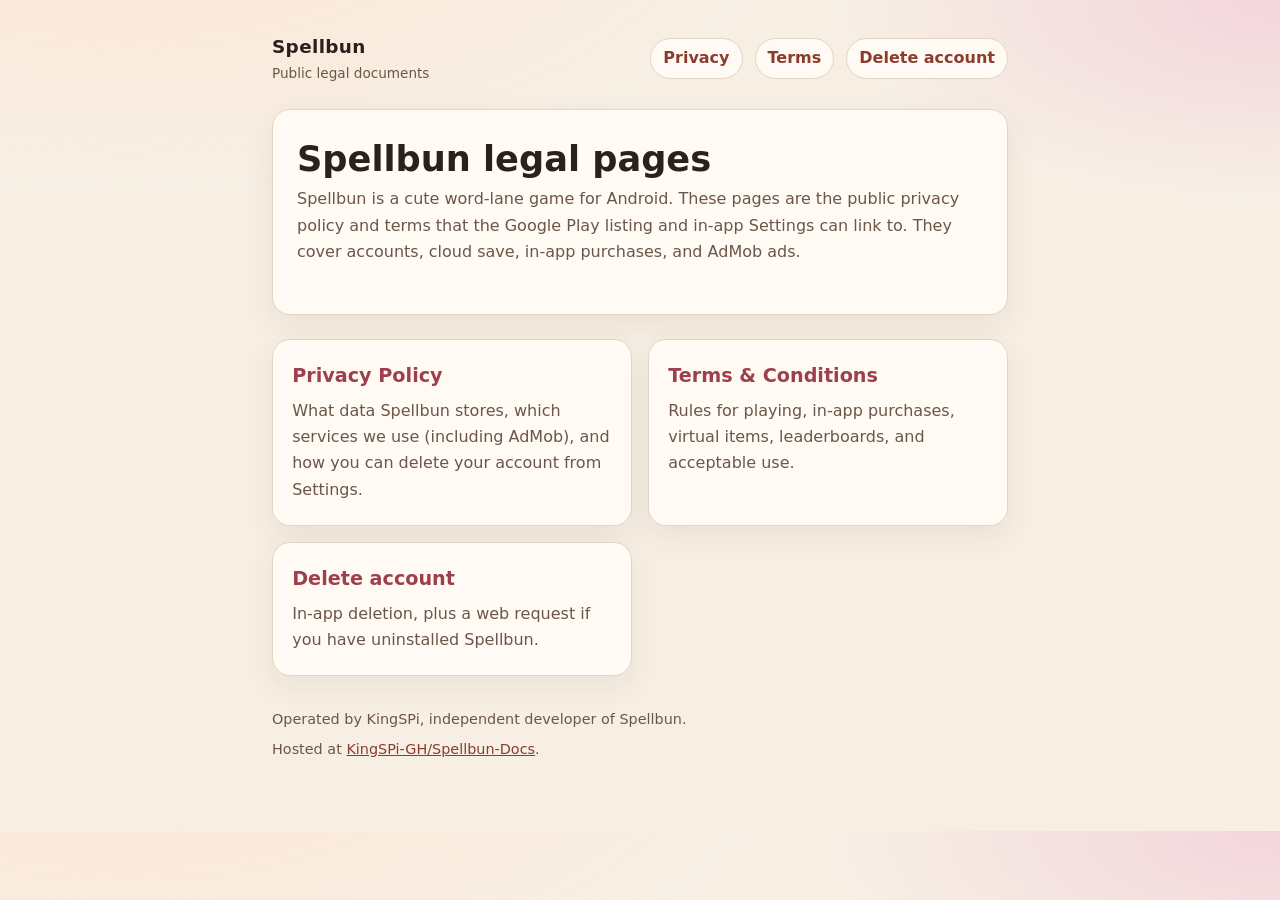
<file: index.html>
<!DOCTYPE html>
<html lang="en">
<head>
	<meta charset="utf-8">
	<meta name="viewport" content="width=device-width, initial-scale=1">
	<title>Spellbun — Legal</title>
	<meta name="description" content="Privacy policy and terms for the Spellbun mobile game.">
	<link rel="stylesheet" href="styles.css">
</head>
<body>
	<div class="wrap">
		<header class="site">
			<a class="brand" href="./">
				<strong>Spellbun</strong>
				<span>Public legal documents</span>
			</a>
			<nav aria-label="Documents">
				<a href="privacy/">Privacy</a>
				<a href="terms/">Terms</a>
				<a href="delete/">Delete account</a>
			</nav>
		</header>

		<section class="hero">
			<h1>Spellbun legal pages</h1>
			<p class="lede">Spellbun is a cute word-lane game for Android. These pages are the public privacy policy and terms that the Google Play listing and in-app Settings can link to. They cover accounts, cloud save, in-app purchases, and AdMob ads.</p>
		</section>

		<div class="cards">
			<a class="card" href="privacy/">
				<h2>Privacy Policy</h2>
				<p>What data Spellbun stores, which services we use (including AdMob), and how you can delete your account from Settings.</p>
			</a>
			<a class="card" href="terms/">
				<h2>Terms &amp; Conditions</h2>
				<p>Rules for playing, in-app purchases, virtual items, leaderboards, and acceptable use.</p>
			</a>
			<a class="card" href="delete/">
				<h2>Delete account</h2>
				<p>In-app deletion, plus a web request if you have uninstalled Spellbun.</p>
			</a>
		</div>

		<footer class="site">
			<p>Operated by KingSPi, independent developer of Spellbun.</p>
			<p>Hosted at <a href="https://github.com/KingSPi-GH/Spellbun-Docs">KingSPi-GH/Spellbun-Docs</a>.</p>
		</footer>
	</div>
</body>
</html>
</file>
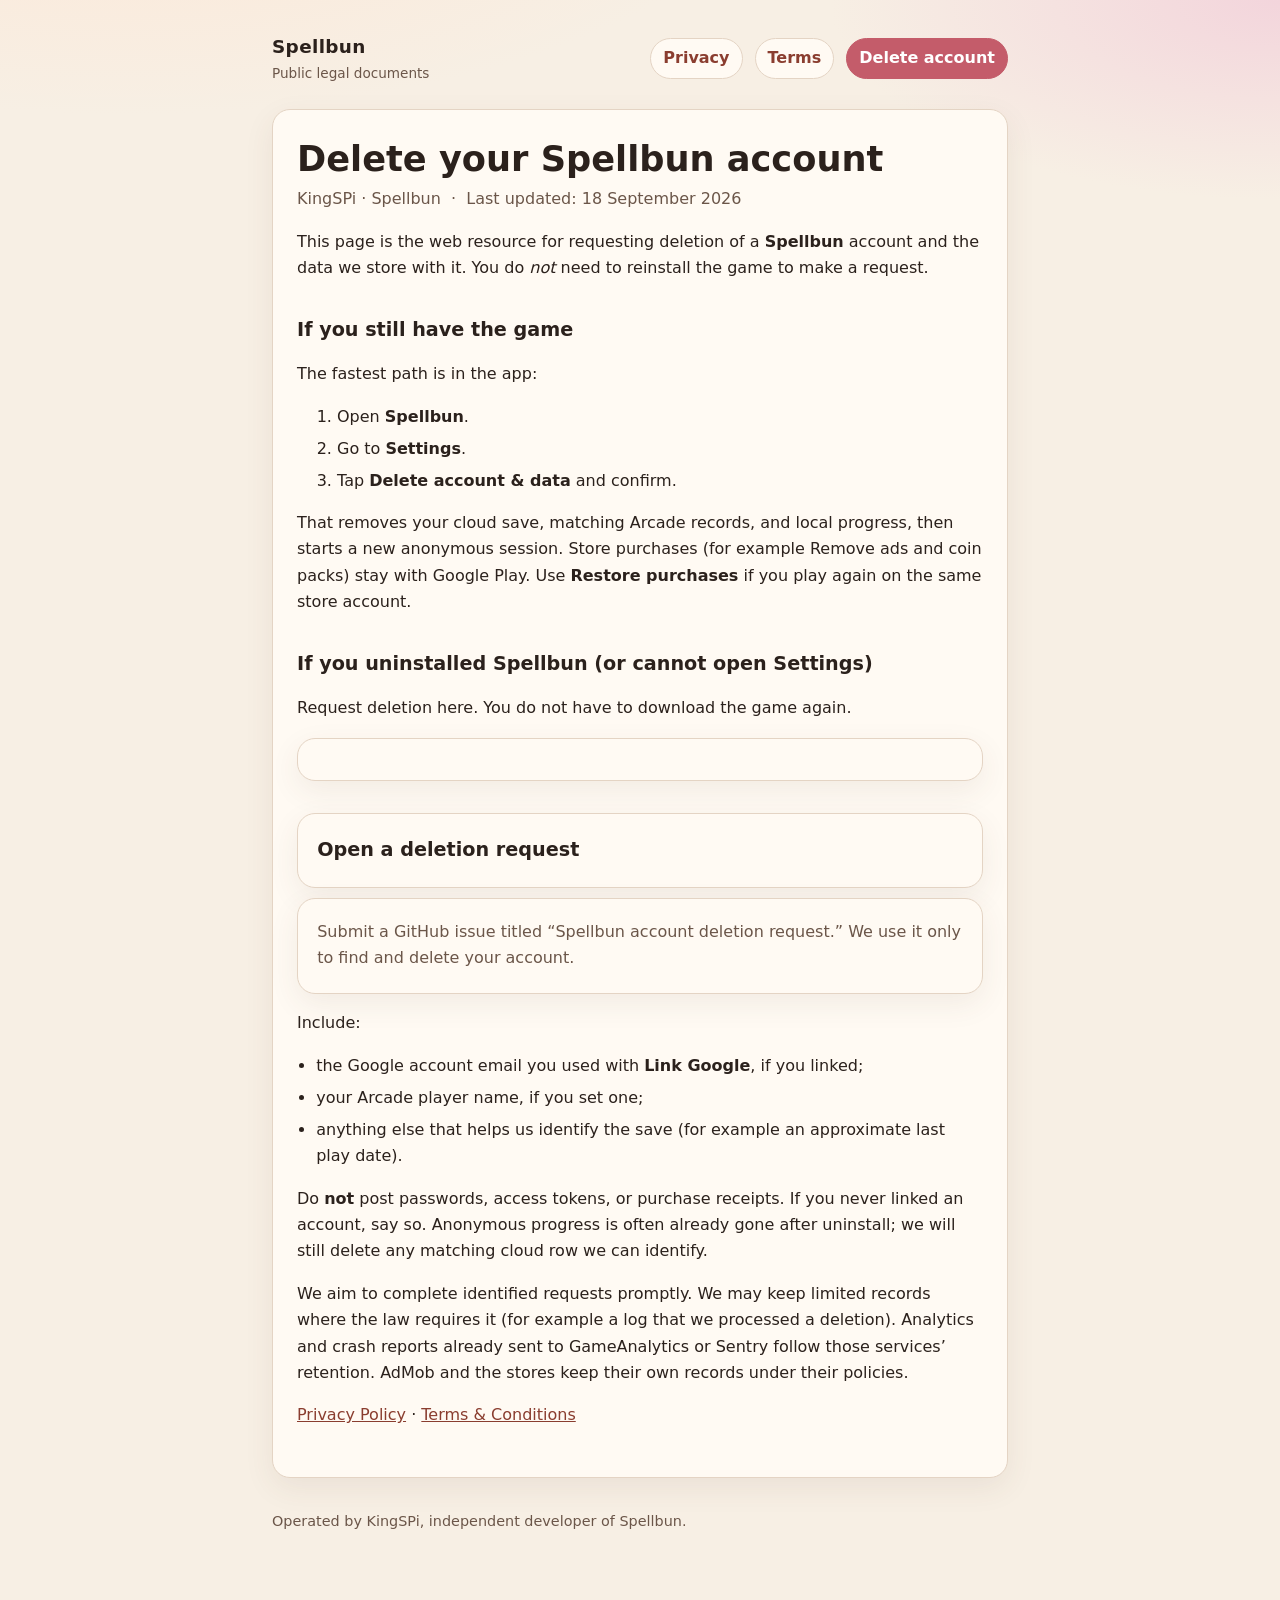
<file: delete/index.html>
<!DOCTYPE html>
<html lang="en">
<head>
	<meta charset="utf-8">
	<meta name="viewport" content="width=device-width, initial-scale=1">
	<title>Spellbun — Delete account &amp; data</title>
	<meta name="description" content="How to delete your Spellbun account and associated data, including if you have uninstalled the game.">
	<link rel="stylesheet" href="../styles.css">
</head>
<body>
	<div class="wrap">
		<header class="site">
			<a class="brand" href="../">
				<strong>Spellbun</strong>
				<span>Public legal documents</span>
			</a>
			<nav aria-label="Documents">
				<a href="../privacy/">Privacy</a>
				<a href="../terms/">Terms</a>
				<a href="../delete/" aria-current="page">Delete account</a>
			</nav>
		</header>

		<article class="legal">
			<h1>Delete your Spellbun account</h1>
			<p class="meta">KingSPi · Spellbun &nbsp;·&nbsp; Last updated: 18 September 2026</p>
			<p>This page is the web resource for requesting deletion of a <strong>Spellbun</strong> account and the data we store with it. You do <em>not</em> need to reinstall the game to make a request.</p>

			<h2 id="in-app">If you still have the game</h2>
			<p>The fastest path is in the app:</p>
			<ol>
				<li>Open <strong>Spellbun</strong>.</li>
				<li>Go to <strong>Settings</strong>.</li>
				<li>Tap <strong>Delete account &amp; data</strong> and confirm.</li>
			</ol>
			<p>That removes your cloud save, matching Arcade records, and local progress, then starts a new anonymous session. Store purchases (for example Remove ads and coin packs) stay with Google Play. Use <strong>Restore purchases</strong> if you play again on the same store account.</p>

			<h2 id="web">If you uninstalled Spellbun (or cannot open Settings)</h2>
			<p>Request deletion here. You do not have to download the game again.</p>
			<p>
				<a class="card" href="https://github.com/KingSPi-GH/Spellbun-Docs/issues/new?title=Spellbun%20account%20deletion%20request&amp;body=I%20want%20my%20Spellbun%20account%20and%20associated%20data%20deleted.%0A%0AGoogle%20account%20email%20used%20to%20Link%20account%20(if%20any)%3A%0AArcade%20player%20name%20(if%20you%20set%20one)%3A%0AApproximate%20last%20play%20date%20(optional)%3A%0A%0ADo%20not%20paste%20passwords%2C%20access%20tokens%2C%20or%20receipts.">
					<h2>Open a deletion request</h2>
					<p>Submit a GitHub issue titled “Spellbun account deletion request.” We use it only to find and delete your account.</p>
				</a>
			</p>
			<p>Include:</p>
			<ul>
				<li>the Google account email you used with <strong>Link Google</strong>, if you linked;</li>
				<li>your Arcade player name, if you set one;</li>
				<li>anything else that helps us identify the save (for example an approximate last play date).</li>
			</ul>
			<p>Do <strong>not</strong> post passwords, access tokens, or purchase receipts. If you never linked an account, say so. Anonymous progress is often already gone after uninstall; we will still delete any matching cloud row we can identify.</p>
			<p>We aim to complete identified requests promptly. We may keep limited records where the law requires it (for example a log that we processed a deletion). Analytics and crash reports already sent to GameAnalytics or Sentry follow those services’ retention. AdMob and the stores keep their own records under their policies.</p>

			<p><a href="../privacy/">Privacy Policy</a> · <a href="../terms/">Terms &amp; Conditions</a></p>
		</article>

		<footer class="site">
			<p>Operated by KingSPi, independent developer of Spellbun.</p>
		</footer>
	</div>
</body>
</html>
</file>
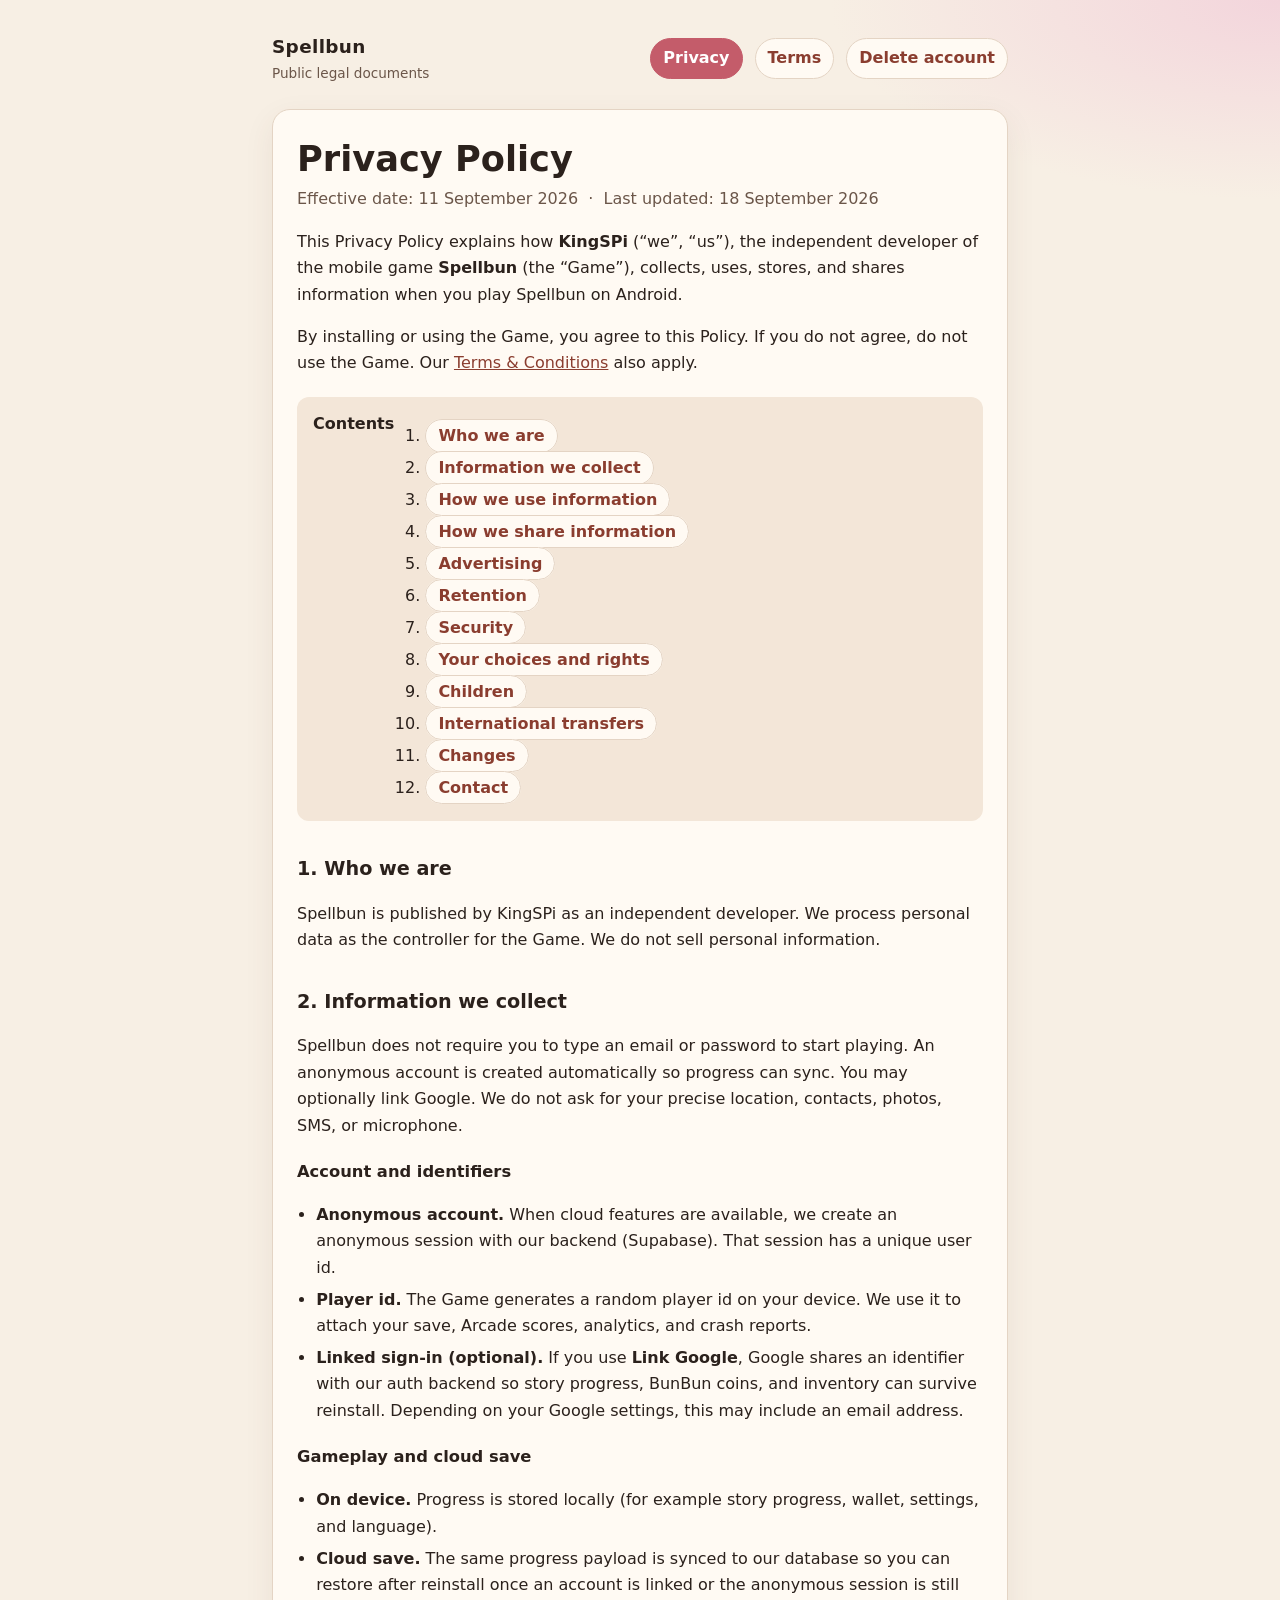
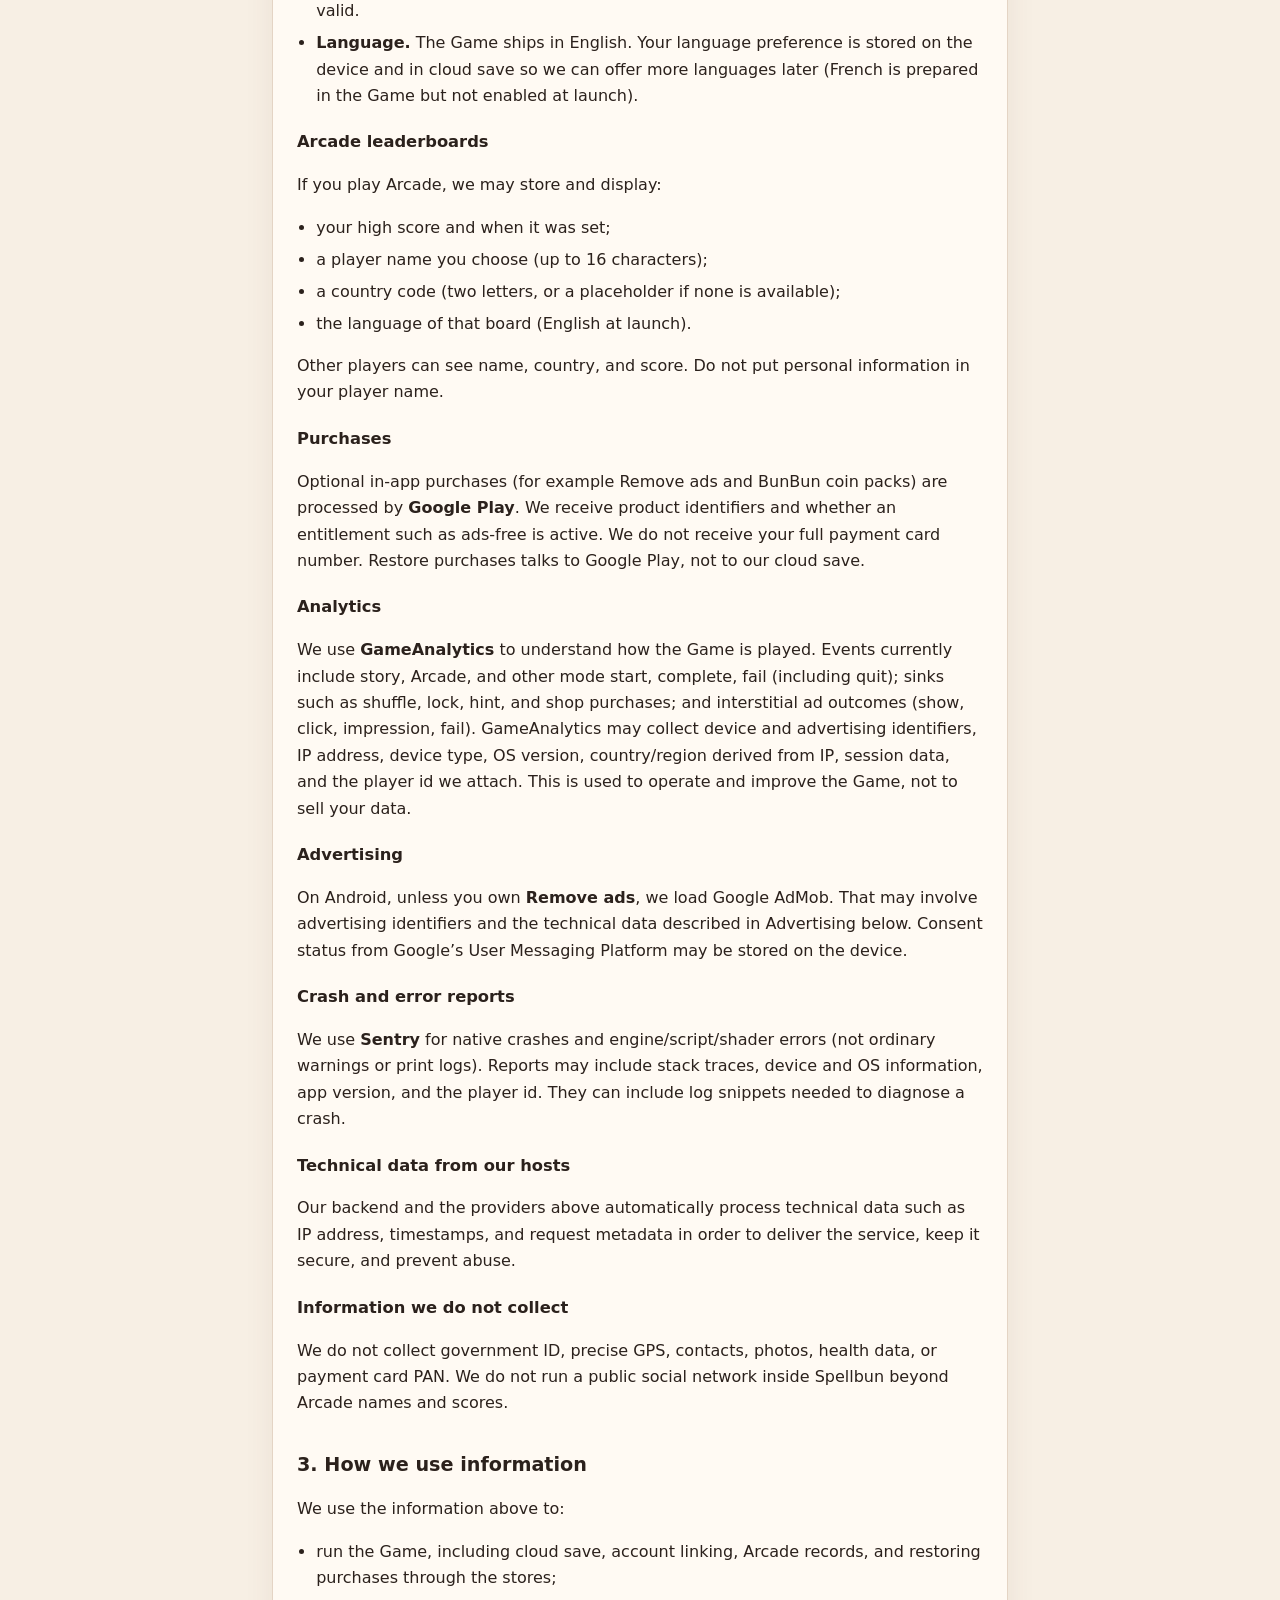
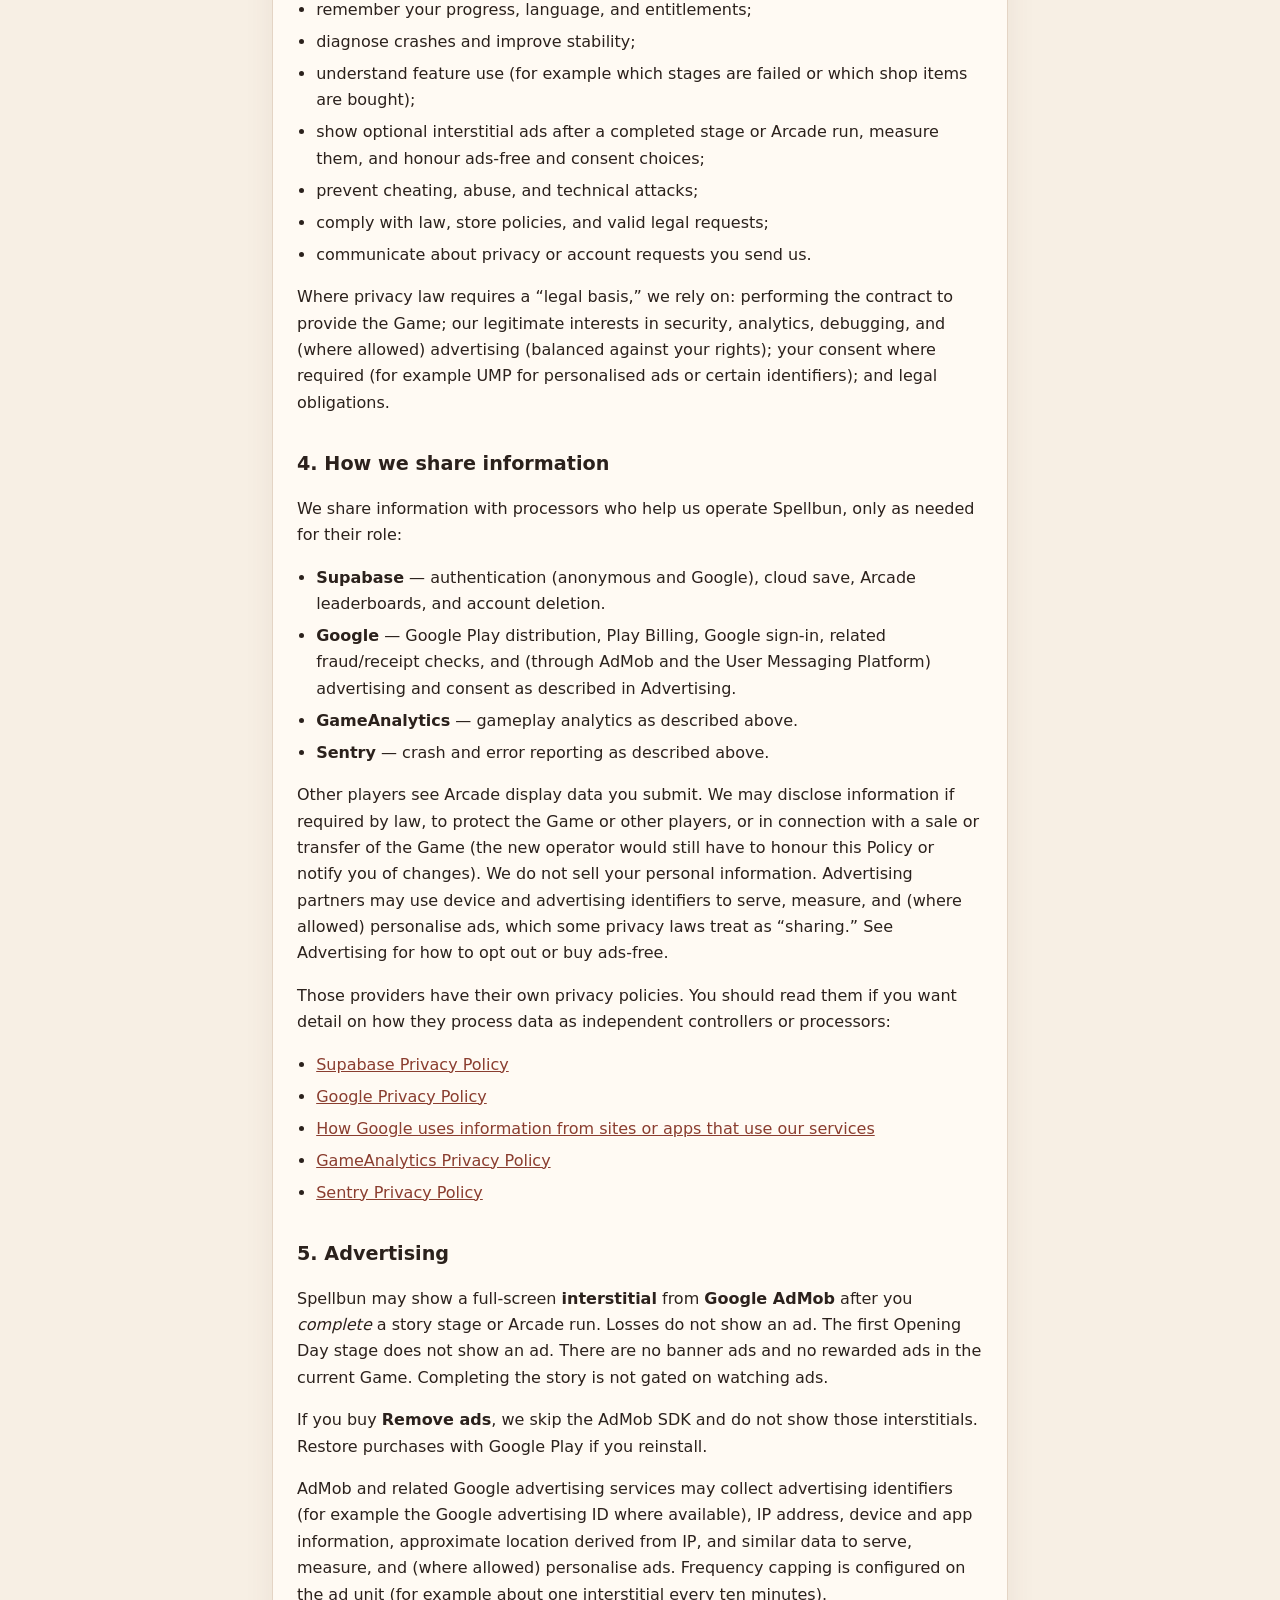
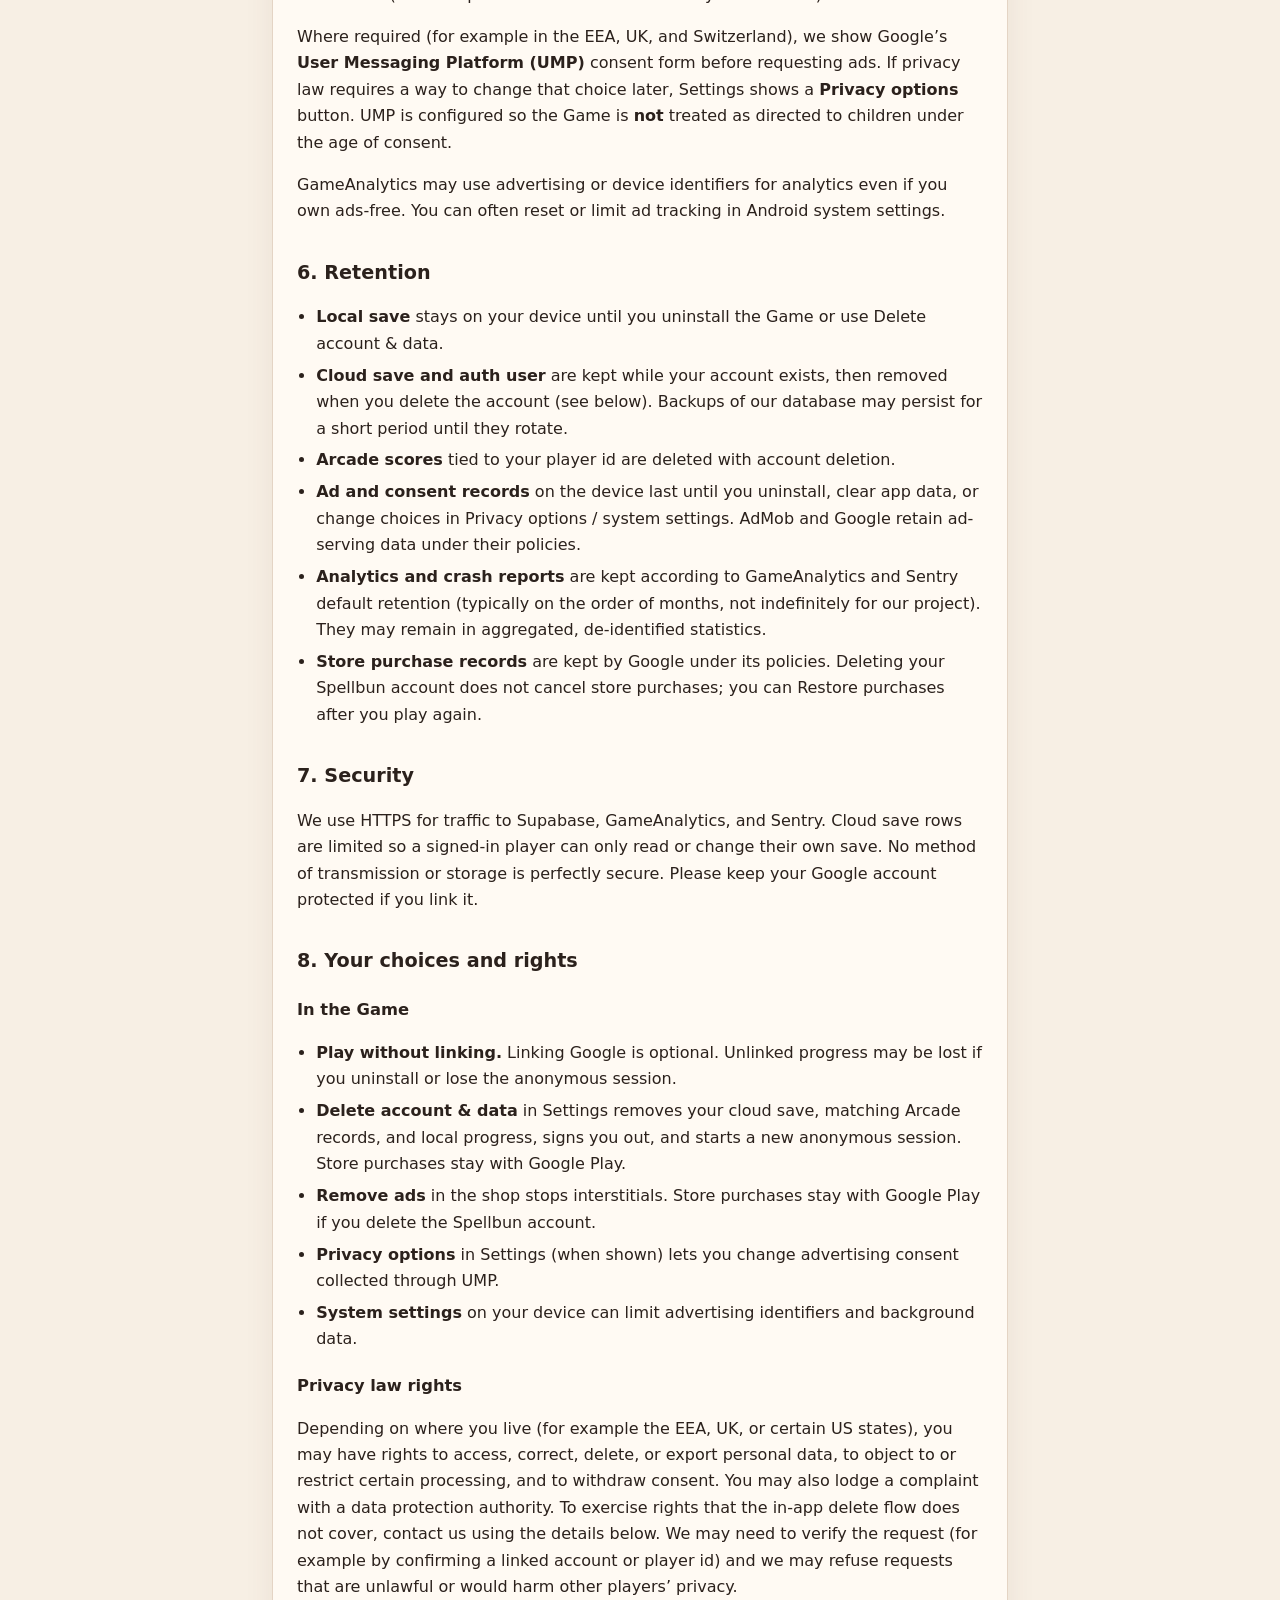
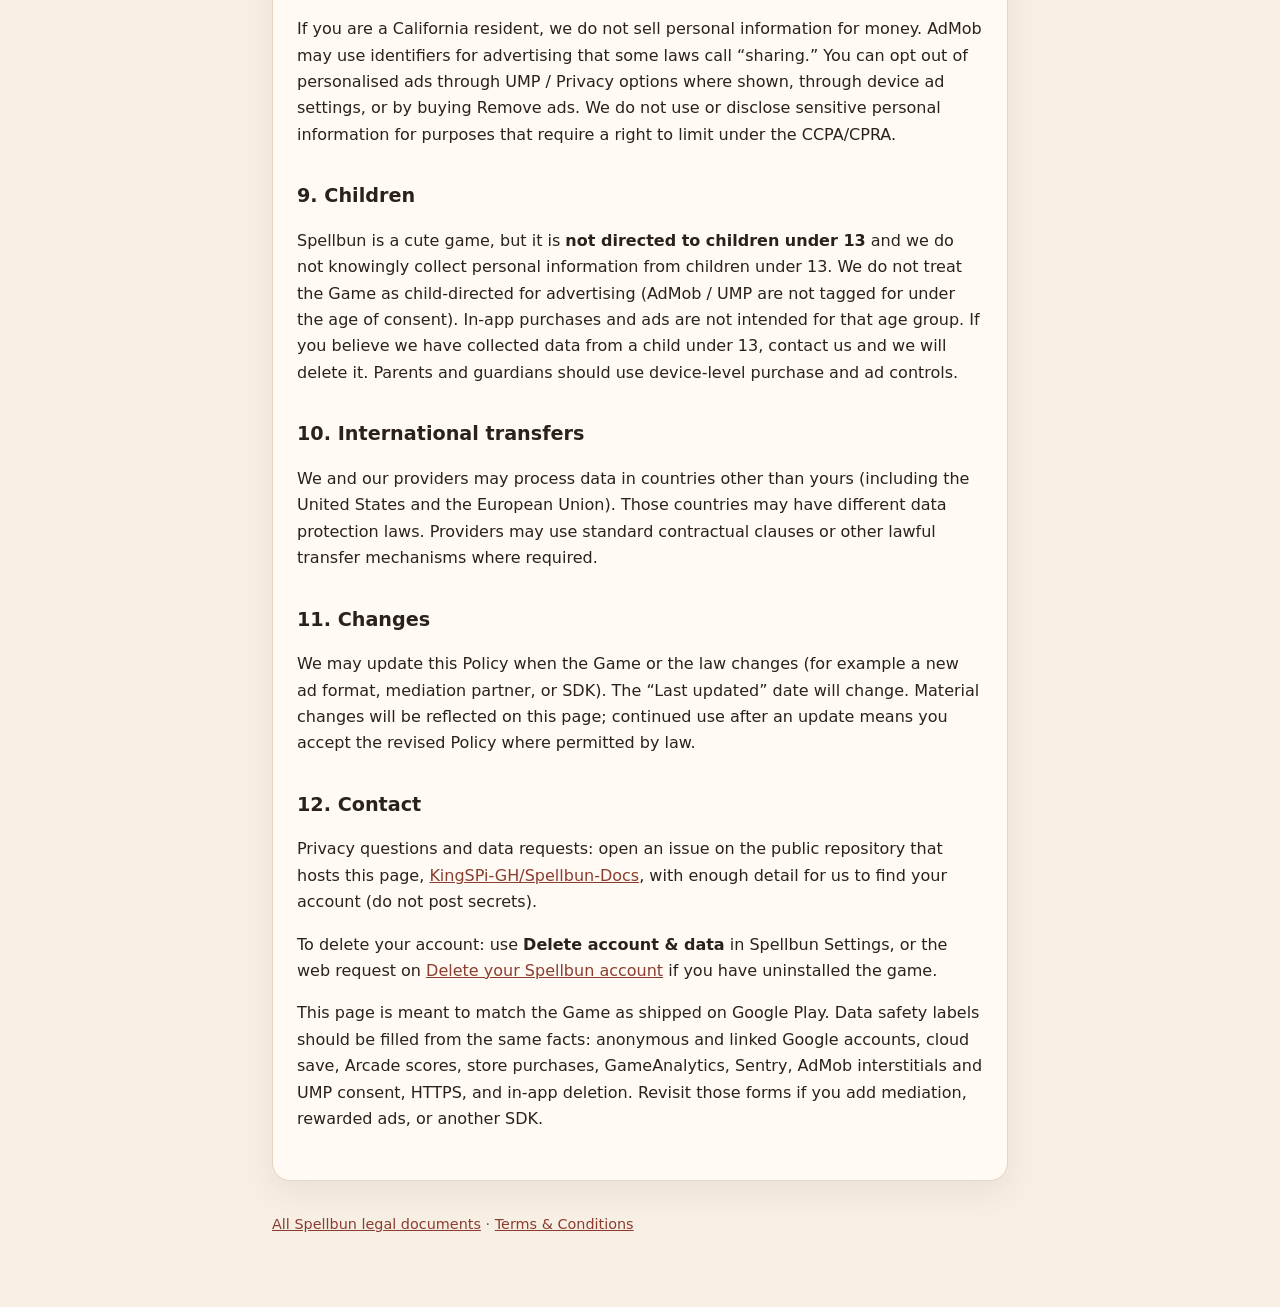
<file: privacy/index.html>
<!DOCTYPE html>
<html lang="en">
<head>
	<meta charset="utf-8">
	<meta name="viewport" content="width=device-width, initial-scale=1">
	<title>Spellbun Privacy Policy</title>
	<meta name="description" content="Privacy policy for the Spellbun mobile game.">
	<link rel="stylesheet" href="../styles.css">
</head>
<body>
	<div class="wrap">
		<header class="site">
			<a class="brand" href="../">
				<strong>Spellbun</strong>
				<span>Public legal documents</span>
			</a>
			<nav aria-label="Documents">
				<a href="../privacy/" aria-current="page">Privacy</a>
				<a href="../terms/">Terms</a>
				<a href="../delete/">Delete account</a>
			</nav>
		</header>

		<article class="legal">
			<h1>Privacy Policy</h1>
			<p class="meta">Effective date: 11 September 2026 &nbsp;·&nbsp; Last updated: 18 September 2026</p>
			<p>This Privacy Policy explains how <strong>KingSPi</strong> (“we”, “us”), the independent developer of the mobile game <strong>Spellbun</strong> (the “Game”), collects, uses, stores, and shares information when you play Spellbun on Android.</p>
			<p>By installing or using the Game, you agree to this Policy. If you do not agree, do not use the Game. Our <a href="../terms/">Terms &amp; Conditions</a> also apply.</p>

			<nav class="toc" aria-label="Contents">
				<strong>Contents</strong>
				<ol>
					<li><a href="#who">Who we are</a></li>
					<li><a href="#collect">Information we collect</a></li>
					<li><a href="#use">How we use information</a></li>
					<li><a href="#share">How we share information</a></li>
					<li><a href="#ads">Advertising</a></li>
					<li><a href="#keep">Retention</a></li>
					<li><a href="#security">Security</a></li>
					<li><a href="#rights">Your choices and rights</a></li>
					<li><a href="#children">Children</a></li>
					<li><a href="#transfers">International transfers</a></li>
					<li><a href="#changes">Changes</a></li>
					<li><a href="#contact">Contact</a></li>
				</ol>
			</nav>

			<h2 id="who">1. Who we are</h2>
			<p>Spellbun is published by KingSPi as an independent developer. We process personal data as the controller for the Game. We do not sell personal information.</p>

			<h2 id="collect">2. Information we collect</h2>
			<p>Spellbun does not require you to type an email or password to start playing. An anonymous account is created automatically so progress can sync. You may optionally link Google. We do not ask for your precise location, contacts, photos, SMS, or microphone.</p>

			<h3>Account and identifiers</h3>
			<ul>
				<li><strong>Anonymous account.</strong> When cloud features are available, we create an anonymous session with our backend (Supabase). That session has a unique user id.</li>
				<li><strong>Player id.</strong> The Game generates a random player id on your device. We use it to attach your save, Arcade scores, analytics, and crash reports.</li>
				<li><strong>Linked sign-in (optional).</strong> If you use <strong>Link Google</strong>, Google shares an identifier with our auth backend so story progress, BunBun coins, and inventory can survive reinstall. Depending on your Google settings, this may include an email address.</li>
			</ul>

			<h3>Gameplay and cloud save</h3>
			<ul>
				<li><strong>On device.</strong> Progress is stored locally (for example story progress, wallet, settings, and language).</li>
				<li><strong>Cloud save.</strong> The same progress payload is synced to our database so you can restore after reinstall once an account is linked or the anonymous session is still valid.</li>
				<li><strong>Language.</strong> The Game ships in English. Your language preference is stored on the device and in cloud save so we can offer more languages later (French is prepared in the Game but not enabled at launch).</li>
			</ul>

			<h3>Arcade leaderboards</h3>
			<p>If you play Arcade, we may store and display:</p>
			<ul>
				<li>your high score and when it was set;</li>
				<li>a player name you choose (up to 16 characters);</li>
				<li>a country code (two letters, or a placeholder if none is available);</li>
				<li>the language of that board (English at launch).</li>
			</ul>
			<p>Other players can see name, country, and score. Do not put personal information in your player name.</p>

			<h3>Purchases</h3>
			<p>Optional in-app purchases (for example Remove ads and BunBun coin packs) are processed by <strong>Google Play</strong>. We receive product identifiers and whether an entitlement such as ads-free is active. We do not receive your full payment card number. Restore purchases talks to Google Play, not to our cloud save.</p>

			<h3>Analytics</h3>
			<p>We use <strong>GameAnalytics</strong> to understand how the Game is played. Events currently include story, Arcade, and other mode start, complete, fail (including quit); sinks such as shuffle, lock, hint, and shop purchases; and interstitial ad outcomes (show, click, impression, fail). GameAnalytics may collect device and advertising identifiers, IP address, device type, OS version, country/region derived from IP, session data, and the player id we attach. This is used to operate and improve the Game, not to sell your data.</p>

			<h3>Advertising</h3>
			<p>On Android, unless you own <strong>Remove ads</strong>, we load Google AdMob. That may involve advertising identifiers and the technical data described in Advertising below. Consent status from Google’s User Messaging Platform may be stored on the device.</p>

			<h3>Crash and error reports</h3>
			<p>We use <strong>Sentry</strong> for native crashes and engine/script/shader errors (not ordinary warnings or print logs). Reports may include stack traces, device and OS information, app version, and the player id. They can include log snippets needed to diagnose a crash.</p>

			<h3>Technical data from our hosts</h3>
			<p>Our backend and the providers above automatically process technical data such as IP address, timestamps, and request metadata in order to deliver the service, keep it secure, and prevent abuse.</p>

			<h3>Information we do not collect</h3>
			<p>We do not collect government ID, precise GPS, contacts, photos, health data, or payment card PAN. We do not run a public social network inside Spellbun beyond Arcade names and scores.</p>

			<h2 id="use">3. How we use information</h2>
			<p>We use the information above to:</p>
			<ul>
				<li>run the Game, including cloud save, account linking, Arcade records, and restoring purchases through the stores;</li>
				<li>remember your progress, language, and entitlements;</li>
				<li>diagnose crashes and improve stability;</li>
				<li>understand feature use (for example which stages are failed or which shop items are bought);</li>
				<li>show optional interstitial ads after a completed stage or Arcade run, measure them, and honour ads-free and consent choices;</li>
				<li>prevent cheating, abuse, and technical attacks;</li>
				<li>comply with law, store policies, and valid legal requests;</li>
				<li>communicate about privacy or account requests you send us.</li>
			</ul>
			<p>Where privacy law requires a “legal basis,” we rely on: performing the contract to provide the Game; our legitimate interests in security, analytics, debugging, and (where allowed) advertising (balanced against your rights); your consent where required (for example UMP for personalised ads or certain identifiers); and legal obligations.</p>

			<h2 id="share">4. How we share information</h2>
			<p>We share information with processors who help us operate Spellbun, only as needed for their role:</p>
			<ul>
				<li><strong>Supabase</strong> — authentication (anonymous and Google), cloud save, Arcade leaderboards, and account deletion.</li>
				<li><strong>Google</strong> — Google Play distribution, Play Billing, Google sign-in, related fraud/receipt checks, and (through AdMob and the User Messaging Platform) advertising and consent as described in Advertising.</li>
				<li><strong>GameAnalytics</strong> — gameplay analytics as described above.</li>
				<li><strong>Sentry</strong> — crash and error reporting as described above.</li>
			</ul>
			<p>Other players see Arcade display data you submit. We may disclose information if required by law, to protect the Game or other players, or in connection with a sale or transfer of the Game (the new operator would still have to honour this Policy or notify you of changes). We do not sell your personal information. Advertising partners may use device and advertising identifiers to serve, measure, and (where allowed) personalise ads, which some privacy laws treat as “sharing.” See Advertising for how to opt out or buy ads-free.</p>
			<p>Those providers have their own privacy policies. You should read them if you want detail on how they process data as independent controllers or processors:</p>
			<ul>
				<li><a href="https://supabase.com/privacy">Supabase Privacy Policy</a></li>
				<li><a href="https://policies.google.com/privacy">Google Privacy Policy</a></li>
				<li><a href="https://policies.google.com/technologies/ads">How Google uses information from sites or apps that use our services</a></li>
				<li><a href="https://gameanalytics.com/privacy">GameAnalytics Privacy Policy</a></li>
				<li><a href="https://sentry.io/privacy/">Sentry Privacy Policy</a></li>
			</ul>

			<h2 id="ads">5. Advertising</h2>
			<p>Spellbun may show a full-screen <strong>interstitial</strong> from <strong>Google AdMob</strong> after you <em>complete</em> a story stage or Arcade run. Losses do not show an ad. The first Opening Day stage does not show an ad. There are no banner ads and no rewarded ads in the current Game. Completing the story is not gated on watching ads.</p>
			<p>If you buy <strong>Remove ads</strong>, we skip the AdMob SDK and do not show those interstitials. Restore purchases with Google Play if you reinstall.</p>
			<p>AdMob and related Google advertising services may collect advertising identifiers (for example the Google advertising ID where available), IP address, device and app information, approximate location derived from IP, and similar data to serve, measure, and (where allowed) personalise ads. Frequency capping is configured on the ad unit (for example about one interstitial every ten minutes).</p>
			<p>Where required (for example in the EEA, UK, and Switzerland), we show Google’s <strong>User Messaging Platform (UMP)</strong> consent form before requesting ads. If privacy law requires a way to change that choice later, Settings shows a <strong>Privacy options</strong> button. UMP is configured so the Game is <strong>not</strong> treated as directed to children under the age of consent.</p>
			<p>GameAnalytics may use advertising or device identifiers for analytics even if you own ads-free. You can often reset or limit ad tracking in Android system settings.</p>

			<h2 id="keep">6. Retention</h2>
			<ul>
				<li><strong>Local save</strong> stays on your device until you uninstall the Game or use Delete account &amp; data.</li>
				<li><strong>Cloud save and auth user</strong> are kept while your account exists, then removed when you delete the account (see below). Backups of our database may persist for a short period until they rotate.</li>
				<li><strong>Arcade scores</strong> tied to your player id are deleted with account deletion.</li>
				<li><strong>Ad and consent records</strong> on the device last until you uninstall, clear app data, or change choices in Privacy options / system settings. AdMob and Google retain ad-serving data under their policies.</li>
				<li><strong>Analytics and crash reports</strong> are kept according to GameAnalytics and Sentry default retention (typically on the order of months, not indefinitely for our project). They may remain in aggregated, de-identified statistics.</li>
				<li><strong>Store purchase records</strong> are kept by Google under its policies. Deleting your Spellbun account does not cancel store purchases; you can Restore purchases after you play again.</li>
			</ul>

			<h2 id="security">7. Security</h2>
			<p>We use HTTPS for traffic to Supabase, GameAnalytics, and Sentry. Cloud save rows are limited so a signed-in player can only read or change their own save. No method of transmission or storage is perfectly secure. Please keep your Google account protected if you link it.</p>

			<h2 id="rights">8. Your choices and rights</h2>
			<h3>In the Game</h3>
			<ul>
				<li><strong>Play without linking.</strong> Linking Google is optional. Unlinked progress may be lost if you uninstall or lose the anonymous session.</li>
				<li><strong>Delete account &amp; data</strong> in Settings removes your cloud save, matching Arcade records, and local progress, signs you out, and starts a new anonymous session. Store purchases stay with Google Play.</li>
				<li><strong>Remove ads</strong> in the shop stops interstitials. Store purchases stay with Google Play if you delete the Spellbun account.</li>
				<li><strong>Privacy options</strong> in Settings (when shown) lets you change advertising consent collected through UMP.</li>
				<li><strong>System settings</strong> on your device can limit advertising identifiers and background data.</li>
			</ul>
			<h3>Privacy law rights</h3>
			<p>Depending on where you live (for example the EEA, UK, or certain US states), you may have rights to access, correct, delete, or export personal data, to object to or restrict certain processing, and to withdraw consent. You may also lodge a complaint with a data protection authority. To exercise rights that the in-app delete flow does not cover, contact us using the details below. We may need to verify the request (for example by confirming a linked account or player id) and we may refuse requests that are unlawful or would harm other players’ privacy.</p>
			<p>If you are a California resident, we do not sell personal information for money. AdMob may use identifiers for advertising that some laws call “sharing.” You can opt out of personalised ads through UMP / Privacy options where shown, through device ad settings, or by buying Remove ads. We do not use or disclose sensitive personal information for purposes that require a right to limit under the CCPA/CPRA.</p>

			<h2 id="children">9. Children</h2>
			<p>Spellbun is a cute game, but it is <strong>not directed to children under 13</strong> and we do not knowingly collect personal information from children under 13. We do not treat the Game as child-directed for advertising (AdMob / UMP are not tagged for under the age of consent). In-app purchases and ads are not intended for that age group. If you believe we have collected data from a child under 13, contact us and we will delete it. Parents and guardians should use device-level purchase and ad controls.</p>

			<h2 id="transfers">10. International transfers</h2>
			<p>We and our providers may process data in countries other than yours (including the United States and the European Union). Those countries may have different data protection laws. Providers may use standard contractual clauses or other lawful transfer mechanisms where required.</p>

			<h2 id="changes">11. Changes</h2>
			<p>We may update this Policy when the Game or the law changes (for example a new ad format, mediation partner, or SDK). The “Last updated” date will change. Material changes will be reflected on this page; continued use after an update means you accept the revised Policy where permitted by law.</p>

			<h2 id="contact">12. Contact</h2>
			<p>Privacy questions and data requests: open an issue on the public repository that hosts this page, <a href="https://github.com/KingSPi-GH/Spellbun-Docs/issues">KingSPi-GH/Spellbun-Docs</a>, with enough detail for us to find your account (do not post secrets).</p>
			<p>To delete your account: use <strong>Delete account &amp; data</strong> in Spellbun Settings, or the web request on <a href="../delete/">Delete your Spellbun account</a> if you have uninstalled the game.</p>
			<p>This page is meant to match the Game as shipped on Google Play. Data safety labels should be filled from the same facts: anonymous and linked Google accounts, cloud save, Arcade scores, store purchases, GameAnalytics, Sentry, AdMob interstitials and UMP consent, HTTPS, and in-app deletion. Revisit those forms if you add mediation, rewarded ads, or another SDK.</p>
		</article>

		<footer class="site">
			<p><a href="../">All Spellbun legal documents</a> · <a href="../terms/">Terms &amp; Conditions</a></p>
		</footer>
	</div>
</body>
</html>
</file>
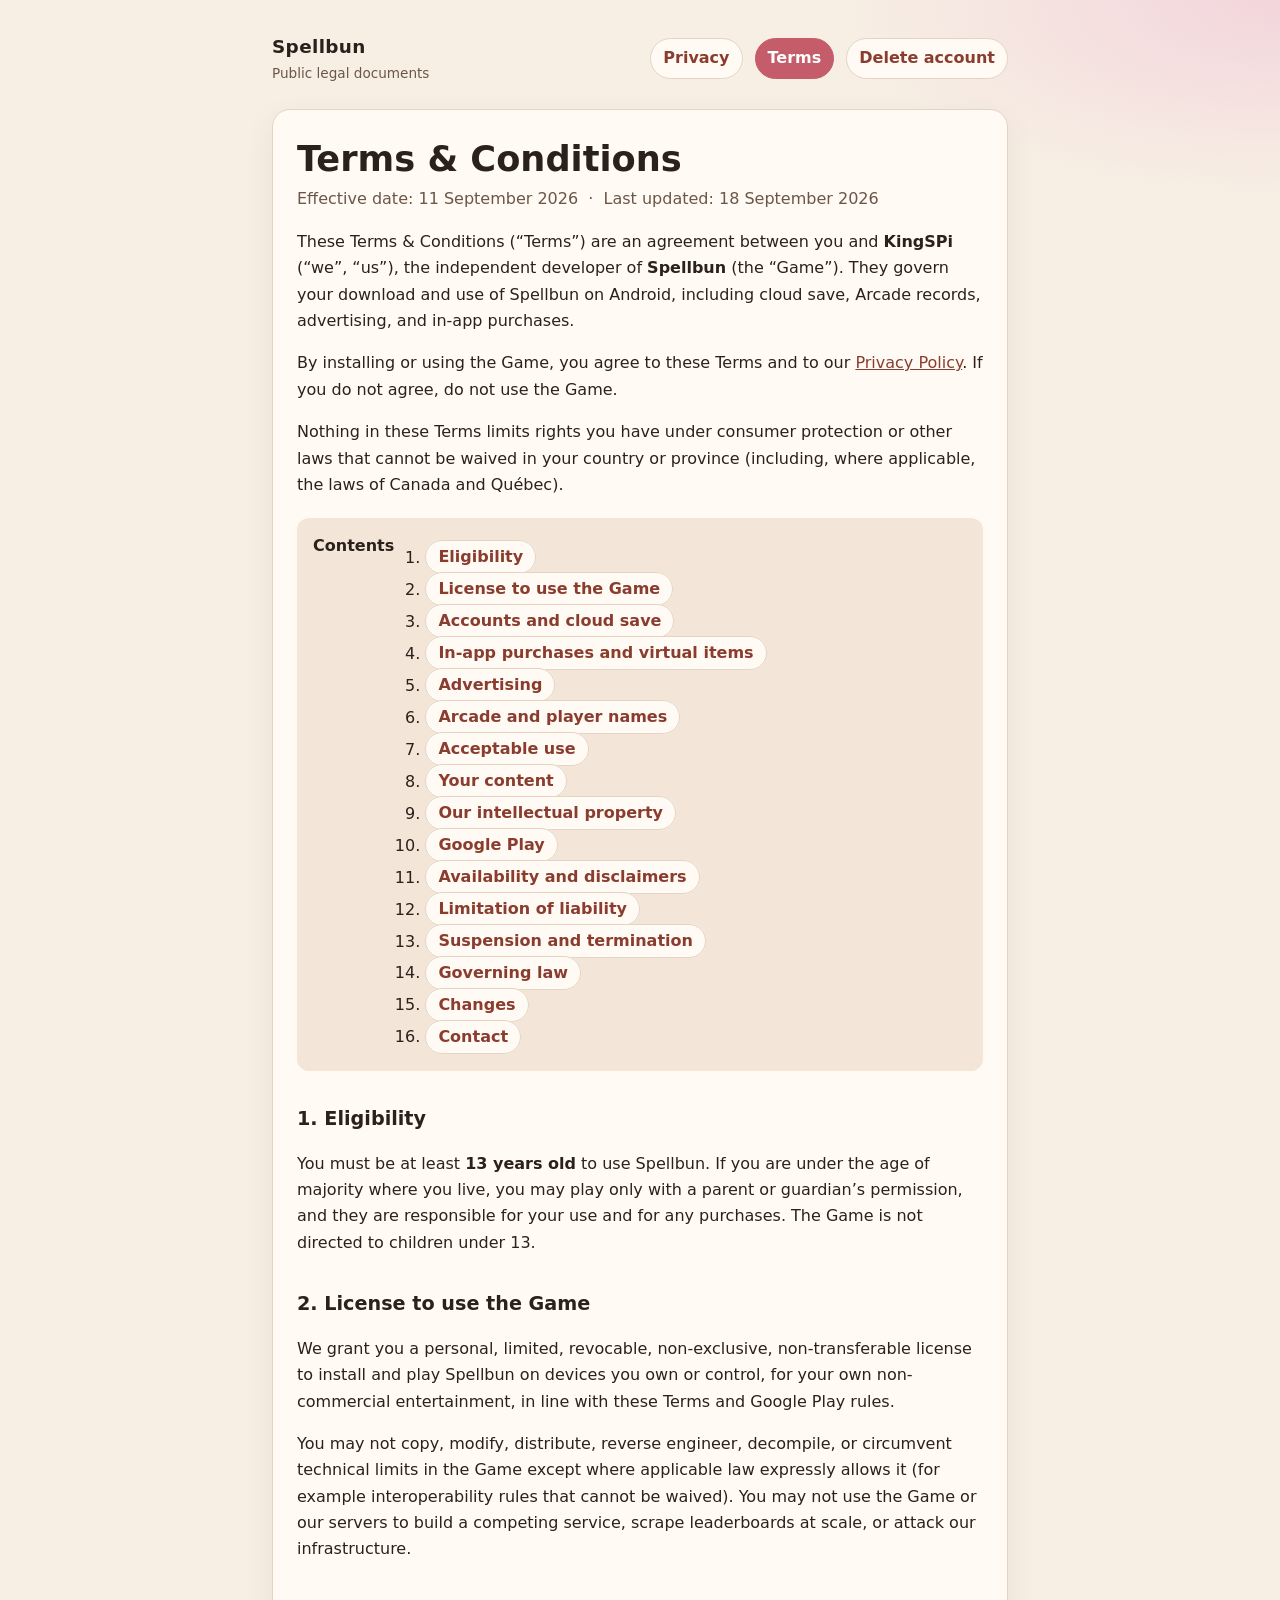
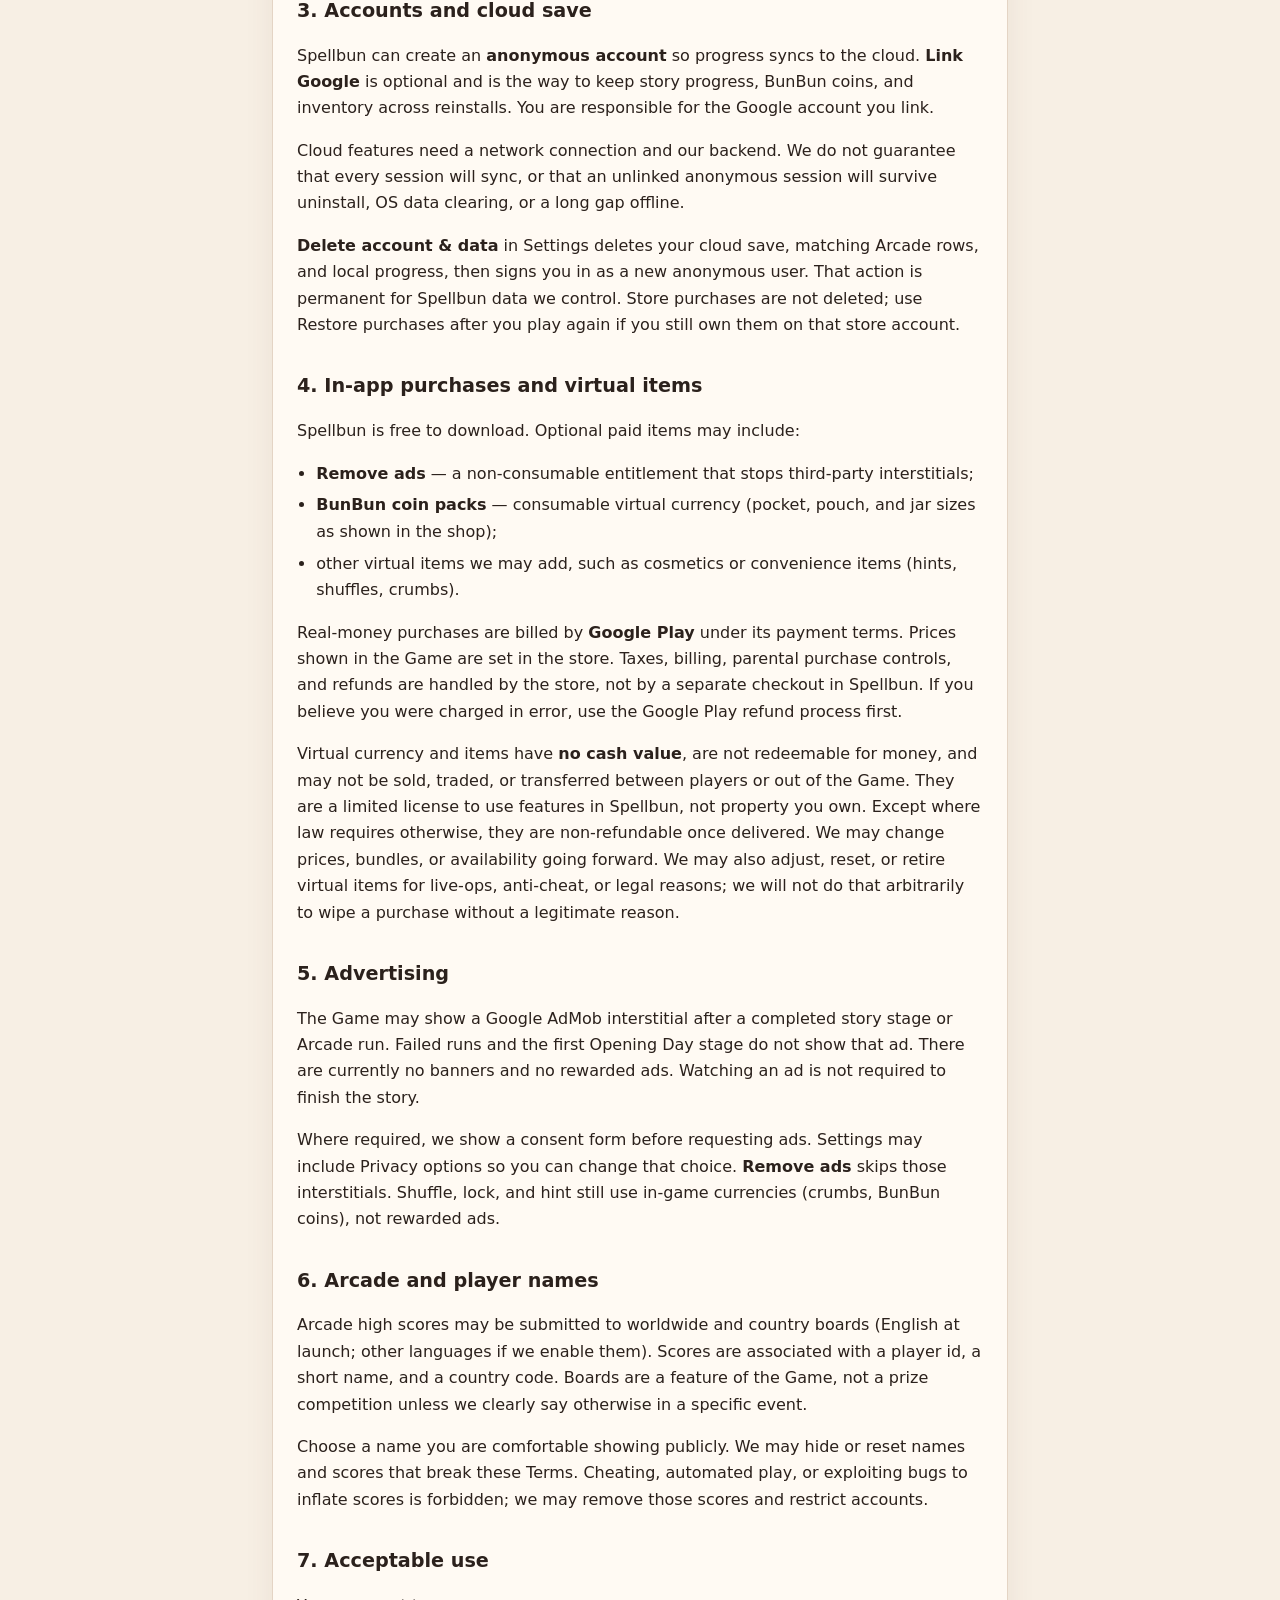
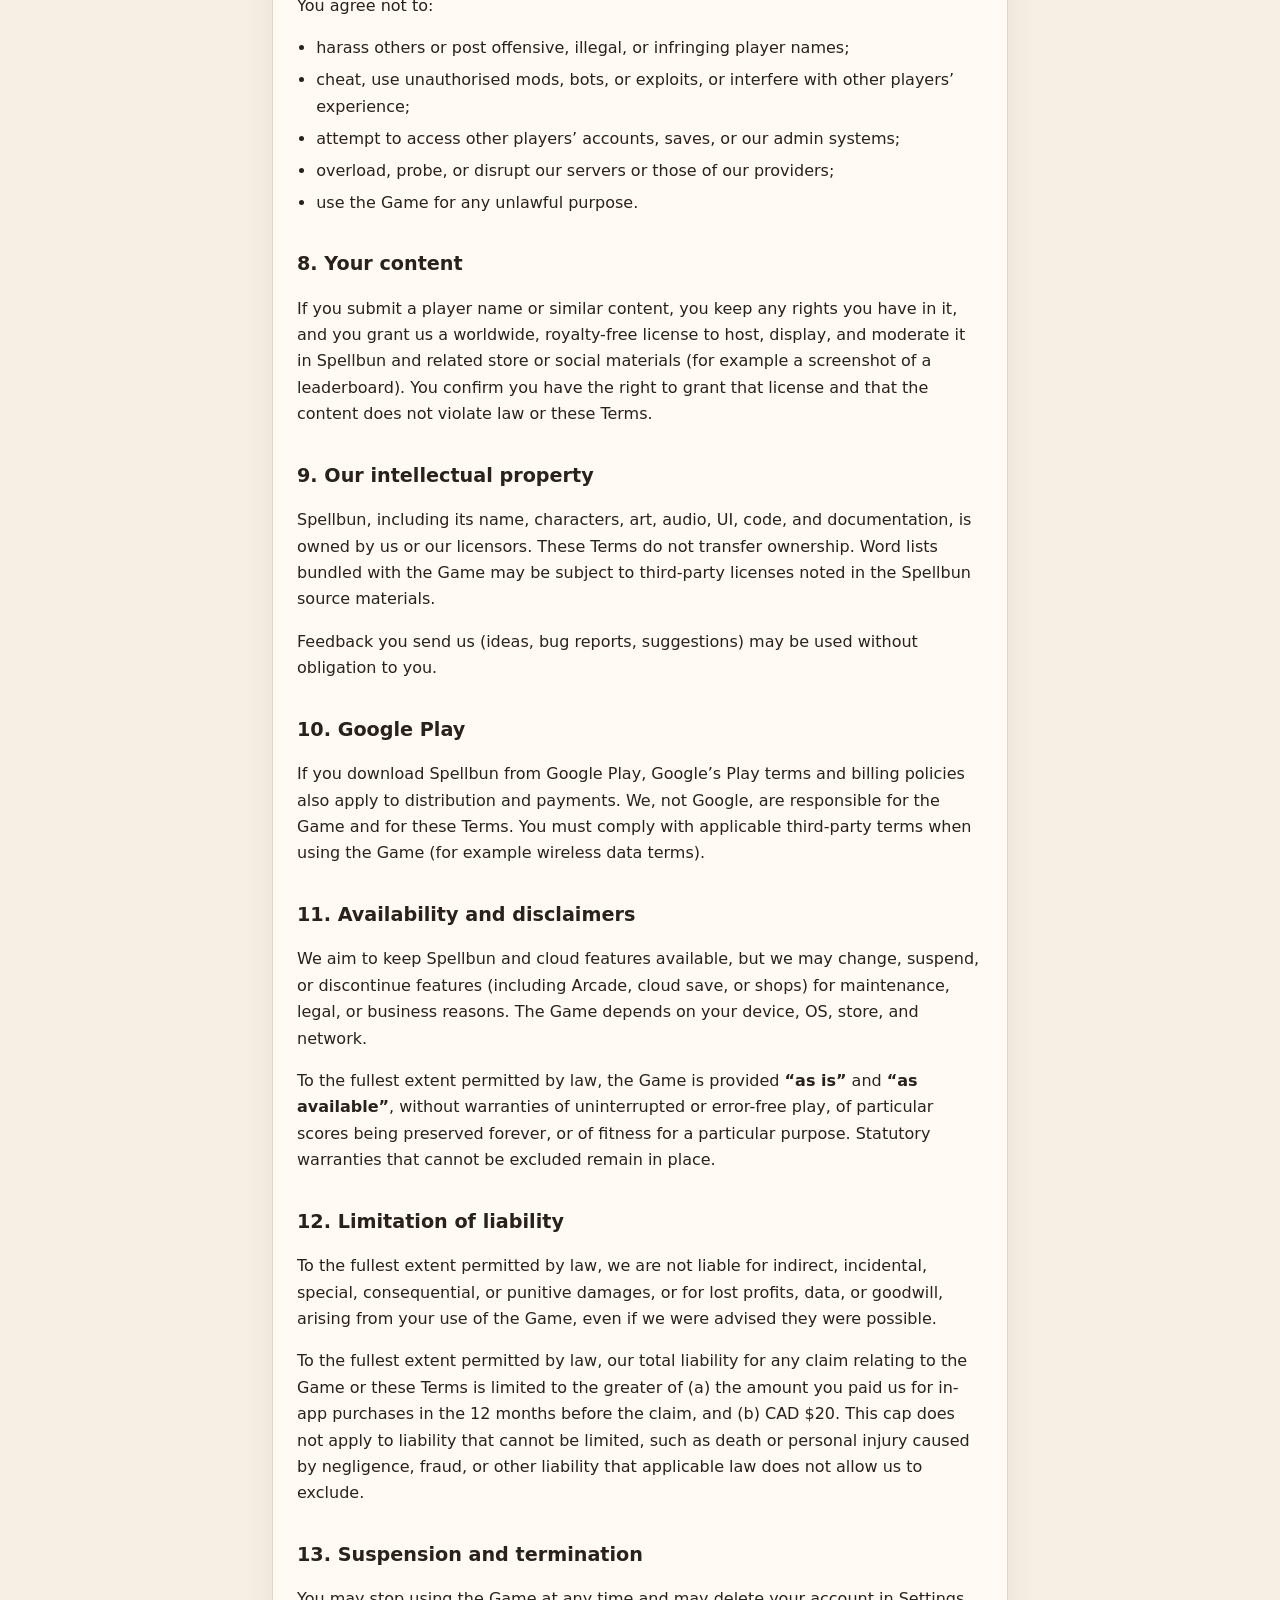
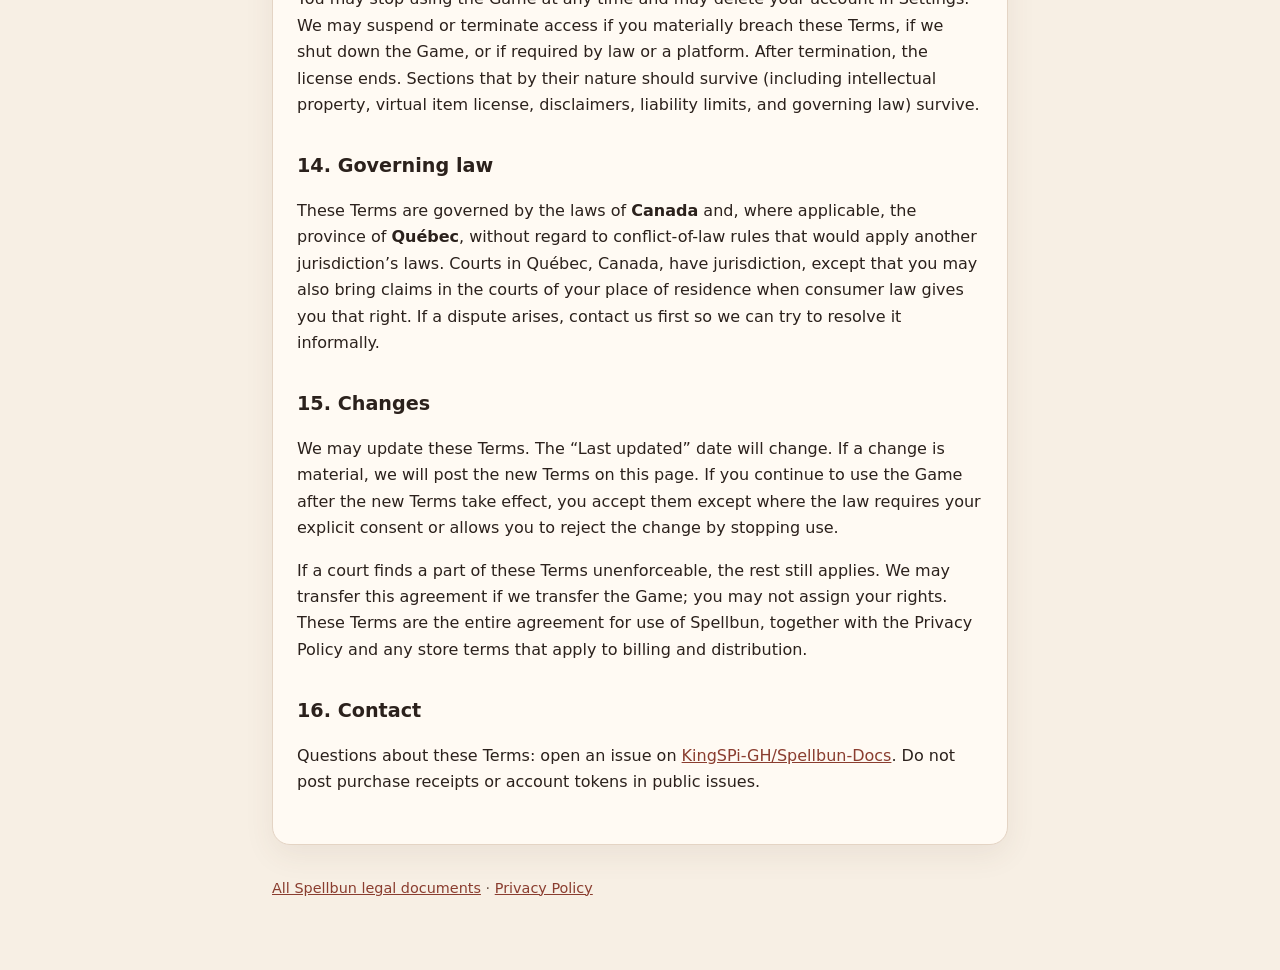
<file: terms/index.html>
<!DOCTYPE html>
<html lang="en">
<head>
	<meta charset="utf-8">
	<meta name="viewport" content="width=device-width, initial-scale=1">
	<title>Spellbun Terms &amp; Conditions</title>
	<meta name="description" content="Terms and conditions for the Spellbun mobile game.">
	<link rel="stylesheet" href="../styles.css">
</head>
<body>
	<div class="wrap">
		<header class="site">
			<a class="brand" href="../">
				<strong>Spellbun</strong>
				<span>Public legal documents</span>
			</a>
			<nav aria-label="Documents">
				<a href="../privacy/">Privacy</a>
				<a href="../terms/" aria-current="page">Terms</a>
				<a href="../delete/">Delete account</a>
			</nav>
		</header>

		<article class="legal">
			<h1>Terms &amp; Conditions</h1>
			<p class="meta">Effective date: 11 September 2026 &nbsp;·&nbsp; Last updated: 18 September 2026</p>
			<p>These Terms &amp; Conditions (“Terms”) are an agreement between you and <strong>KingSPi</strong> (“we”, “us”), the independent developer of <strong>Spellbun</strong> (the “Game”). They govern your download and use of Spellbun on Android, including cloud save, Arcade records, advertising, and in-app purchases.</p>
			<p>By installing or using the Game, you agree to these Terms and to our <a href="../privacy/">Privacy Policy</a>. If you do not agree, do not use the Game.</p>
			<p>Nothing in these Terms limits rights you have under consumer protection or other laws that cannot be waived in your country or province (including, where applicable, the laws of Canada and Québec).</p>

			<nav class="toc" aria-label="Contents">
				<strong>Contents</strong>
				<ol>
					<li><a href="#eligibility">Eligibility</a></li>
					<li><a href="#license">License to use the Game</a></li>
					<li><a href="#accounts">Accounts and cloud save</a></li>
					<li><a href="#purchases">In-app purchases and virtual items</a></li>
					<li><a href="#ads">Advertising</a></li>
					<li><a href="#arcade">Arcade and player names</a></li>
					<li><a href="#conduct">Acceptable use</a></li>
					<li><a href="#ugc">Your content</a></li>
					<li><a href="#ip">Our intellectual property</a></li>
					<li><a href="#stores">Google Play</a></li>
					<li><a href="#disclaimers">Availability and disclaimers</a></li>
					<li><a href="#liability">Limitation of liability</a></li>
					<li><a href="#end">Suspension and termination</a></li>
					<li><a href="#law">Governing law</a></li>
					<li><a href="#changes">Changes</a></li>
					<li><a href="#contact">Contact</a></li>
				</ol>
			</nav>

			<h2 id="eligibility">1. Eligibility</h2>
			<p>You must be at least <strong>13 years old</strong> to use Spellbun. If you are under the age of majority where you live, you may play only with a parent or guardian’s permission, and they are responsible for your use and for any purchases. The Game is not directed to children under 13.</p>

			<h2 id="license">2. License to use the Game</h2>
			<p>We grant you a personal, limited, revocable, non-exclusive, non-transferable license to install and play Spellbun on devices you own or control, for your own non-commercial entertainment, in line with these Terms and Google Play rules.</p>
			<p>You may not copy, modify, distribute, reverse engineer, decompile, or circumvent technical limits in the Game except where applicable law expressly allows it (for example interoperability rules that cannot be waived). You may not use the Game or our servers to build a competing service, scrape leaderboards at scale, or attack our infrastructure.</p>

			<h2 id="accounts">3. Accounts and cloud save</h2>
			<p>Spellbun can create an <strong>anonymous account</strong> so progress syncs to the cloud. <strong>Link Google</strong> is optional and is the way to keep story progress, BunBun coins, and inventory across reinstalls. You are responsible for the Google account you link.</p>
			<p>Cloud features need a network connection and our backend. We do not guarantee that every session will sync, or that an unlinked anonymous session will survive uninstall, OS data clearing, or a long gap offline.</p>
			<p><strong>Delete account &amp; data</strong> in Settings deletes your cloud save, matching Arcade rows, and local progress, then signs you in as a new anonymous user. That action is permanent for Spellbun data we control. Store purchases are not deleted; use Restore purchases after you play again if you still own them on that store account.</p>

			<h2 id="purchases">4. In-app purchases and virtual items</h2>
			<p>Spellbun is free to download. Optional paid items may include:</p>
			<ul>
				<li><strong>Remove ads</strong> — a non-consumable entitlement that stops third-party interstitials;</li>
				<li><strong>BunBun coin packs</strong> — consumable virtual currency (pocket, pouch, and jar sizes as shown in the shop);</li>
				<li>other virtual items we may add, such as cosmetics or convenience items (hints, shuffles, crumbs).</li>
			</ul>
			<p>Real-money purchases are billed by <strong>Google Play</strong> under its payment terms. Prices shown in the Game are set in the store. Taxes, billing, parental purchase controls, and refunds are handled by the store, not by a separate checkout in Spellbun. If you believe you were charged in error, use the Google Play refund process first.</p>
			<p>Virtual currency and items have <strong>no cash value</strong>, are not redeemable for money, and may not be sold, traded, or transferred between players or out of the Game. They are a limited license to use features in Spellbun, not property you own. Except where law requires otherwise, they are non-refundable once delivered. We may change prices, bundles, or availability going forward. We may also adjust, reset, or retire virtual items for live-ops, anti-cheat, or legal reasons; we will not do that arbitrarily to wipe a purchase without a legitimate reason.</p>

			<h2 id="ads">5. Advertising</h2>
			<p>The Game may show a Google AdMob interstitial after a completed story stage or Arcade run. Failed runs and the first Opening Day stage do not show that ad. There are currently no banners and no rewarded ads. Watching an ad is not required to finish the story.</p>
			<p>Where required, we show a consent form before requesting ads. Settings may include Privacy options so you can change that choice. <strong>Remove ads</strong> skips those interstitials. Shuffle, lock, and hint still use in-game currencies (crumbs, BunBun coins), not rewarded ads.</p>

			<h2 id="arcade">6. Arcade and player names</h2>
			<p>Arcade high scores may be submitted to worldwide and country boards (English at launch; other languages if we enable them). Scores are associated with a player id, a short name, and a country code. Boards are a feature of the Game, not a prize competition unless we clearly say otherwise in a specific event.</p>
			<p>Choose a name you are comfortable showing publicly. We may hide or reset names and scores that break these Terms. Cheating, automated play, or exploiting bugs to inflate scores is forbidden; we may remove those scores and restrict accounts.</p>

			<h2 id="conduct">7. Acceptable use</h2>
			<p>You agree not to:</p>
			<ul>
				<li>harass others or post offensive, illegal, or infringing player names;</li>
				<li>cheat, use unauthorised mods, bots, or exploits, or interfere with other players’ experience;</li>
				<li>attempt to access other players’ accounts, saves, or our admin systems;</li>
				<li>overload, probe, or disrupt our servers or those of our providers;</li>
				<li>use the Game for any unlawful purpose.</li>
			</ul>

			<h2 id="ugc">8. Your content</h2>
			<p>If you submit a player name or similar content, you keep any rights you have in it, and you grant us a worldwide, royalty-free license to host, display, and moderate it in Spellbun and related store or social materials (for example a screenshot of a leaderboard). You confirm you have the right to grant that license and that the content does not violate law or these Terms.</p>

			<h2 id="ip">9. Our intellectual property</h2>
			<p>Spellbun, including its name, characters, art, audio, UI, code, and documentation, is owned by us or our licensors. These Terms do not transfer ownership. Word lists bundled with the Game may be subject to third-party licenses noted in the Spellbun source materials.</p>
			<p>Feedback you send us (ideas, bug reports, suggestions) may be used without obligation to you.</p>

			<h2 id="stores">10. Google Play</h2>
			<p>If you download Spellbun from Google Play, Google’s Play terms and billing policies also apply to distribution and payments. We, not Google, are responsible for the Game and for these Terms. You must comply with applicable third-party terms when using the Game (for example wireless data terms).</p>

			<h2 id="disclaimers">11. Availability and disclaimers</h2>
			<p>We aim to keep Spellbun and cloud features available, but we may change, suspend, or discontinue features (including Arcade, cloud save, or shops) for maintenance, legal, or business reasons. The Game depends on your device, OS, store, and network.</p>
			<p>To the fullest extent permitted by law, the Game is provided <strong>“as is”</strong> and <strong>“as available”</strong>, without warranties of uninterrupted or error-free play, of particular scores being preserved forever, or of fitness for a particular purpose. Statutory warranties that cannot be excluded remain in place.</p>

			<h2 id="liability">12. Limitation of liability</h2>
			<p>To the fullest extent permitted by law, we are not liable for indirect, incidental, special, consequential, or punitive damages, or for lost profits, data, or goodwill, arising from your use of the Game, even if we were advised they were possible.</p>
			<p>To the fullest extent permitted by law, our total liability for any claim relating to the Game or these Terms is limited to the greater of (a) the amount you paid us for in-app purchases in the 12 months before the claim, and (b) CAD $20. This cap does not apply to liability that cannot be limited, such as death or personal injury caused by negligence, fraud, or other liability that applicable law does not allow us to exclude.</p>

			<h2 id="end">13. Suspension and termination</h2>
			<p>You may stop using the Game at any time and may delete your account in Settings. We may suspend or terminate access if you materially breach these Terms, if we shut down the Game, or if required by law or a platform. After termination, the license ends. Sections that by their nature should survive (including intellectual property, virtual item license, disclaimers, liability limits, and governing law) survive.</p>

			<h2 id="law">14. Governing law</h2>
			<p>These Terms are governed by the laws of <strong>Canada</strong> and, where applicable, the province of <strong>Québec</strong>, without regard to conflict-of-law rules that would apply another jurisdiction’s laws. Courts in Québec, Canada, have jurisdiction, except that you may also bring claims in the courts of your place of residence when consumer law gives you that right. If a dispute arises, contact us first so we can try to resolve it informally.</p>

			<h2 id="changes">15. Changes</h2>
			<p>We may update these Terms. The “Last updated” date will change. If a change is material, we will post the new Terms on this page. If you continue to use the Game after the new Terms take effect, you accept them except where the law requires your explicit consent or allows you to reject the change by stopping use.</p>
			<p>If a court finds a part of these Terms unenforceable, the rest still applies. We may transfer this agreement if we transfer the Game; you may not assign your rights. These Terms are the entire agreement for use of Spellbun, together with the Privacy Policy and any store terms that apply to billing and distribution.</p>

			<h2 id="contact">16. Contact</h2>
			<p>Questions about these Terms: open an issue on <a href="https://github.com/KingSPi-GH/Spellbun-Docs/issues">KingSPi-GH/Spellbun-Docs</a>. Do not post purchase receipts or account tokens in public issues.</p>
		</article>

		<footer class="site">
			<p><a href="../">All Spellbun legal documents</a> · <a href="../privacy/">Privacy Policy</a></p>
		</footer>
	</div>
</body>
</html>
</file>
<file: styles.css>
:root {
	color-scheme: light;
	--bg: #f7efe4;
	--bg-card: #fffaf3;
	--ink: #2b211c;
	--muted: #6b5649;
	--line: #e4d4c4;
	--accent: #c45c6a;
	--accent-dark: #9e3f4d;
	--link: #8a3d2f;
	--shadow: 0 10px 30px rgba(92, 61, 46, 0.08);
	--radius: 18px;
	--max: 46rem;
	--sans: "Segoe UI", system-ui, -apple-system, sans-serif;
}

* {
	box-sizing: border-box;
}

html {
	scroll-behavior: smooth;
}

body {
	margin: 0;
	font-family: var(--sans);
	background: radial-gradient(1200px 500px at 10% -10%, #fde7d6 0%, transparent 55%),
		radial-gradient(900px 400px at 100% 0%, #f3d5dc 0%, transparent 50%),
		var(--bg);
	color: var(--ink);
	line-height: 1.65;
}

a {
	color: var(--link);
}

a:hover {
	color: var(--accent-dark);
}

.wrap {
	width: min(var(--max), calc(100% - 2rem));
	margin: 0 auto;
	padding: 1.25rem 0 4rem;
}

header.site {
	display: flex;
	align-items: center;
	justify-content: space-between;
	gap: 1rem;
	padding: 0.75rem 0 1.5rem;
}

.brand {
	display: flex;
	flex-direction: column;
	text-decoration: none;
	color: inherit;
}

.brand strong {
	font-size: 1.15rem;
	letter-spacing: 0.02em;
}

.brand span {
	color: var(--muted);
	font-size: 0.85rem;
}

nav {
	display: flex;
	gap: 0.75rem;
	flex-wrap: wrap;
}

nav a {
	text-decoration: none;
	font-weight: 600;
	padding: 0.4rem 0.75rem;
	border-radius: 999px;
	background: var(--bg-card);
	border: 1px solid var(--line);
}

nav a[aria-current="page"] {
	background: var(--accent);
	border-color: var(--accent);
	color: #fff;
}

.hero,
article.legal {
	background: var(--bg-card);
	border: 1px solid var(--line);
	border-radius: var(--radius);
	box-shadow: var(--shadow);
	padding: 1.75rem 1.5rem 2rem;
}

h1 {
	margin: 0 0 0.4rem;
	font-size: clamp(1.7rem, 4vw, 2.2rem);
	line-height: 1.2;
}

h2 {
	margin: 2rem 0 0.6rem;
	font-size: 1.2rem;
}

h3 {
	margin: 1.25rem 0 0.4rem;
	font-size: 1.02rem;
}

p.lede,
.meta {
	color: var(--muted);
	margin: 0 0 1rem;
}

.cards {
	display: grid;
	grid-template-columns: 1fr;
	gap: 1rem;
	margin-top: 1.5rem;
}

@media (min-width: 720px) {
	.cards {
		grid-template-columns: 1fr 1fr;
	}
}

.card {
	display: block;
	text-decoration: none;
	color: inherit;
	background: var(--bg-card);
	border: 1px solid var(--line);
	border-radius: var(--radius);
	padding: 1.25rem 1.2rem 1.35rem;
	box-shadow: var(--shadow);
}

.card h2 {
	margin: 0 0 0.4rem;
	color: var(--accent-dark);
}

.card p {
	margin: 0;
	color: var(--muted);
}

ul {
	padding-left: 1.2rem;
}

li {
	margin: 0.35rem 0;
}

.toc {
	background: #f3e6d8;
	border-radius: 12px;
	padding: 0.9rem 1rem;
	margin: 1.25rem 0 0;
}

.toc ol {
	margin: 0.4rem 0 0;
	padding-left: 1.2rem;
}

footer.site {
	margin-top: 2rem;
	color: var(--muted);
	font-size: 0.9rem;
}

footer.site p {
	margin: 0.35rem 0;
}
</file>
